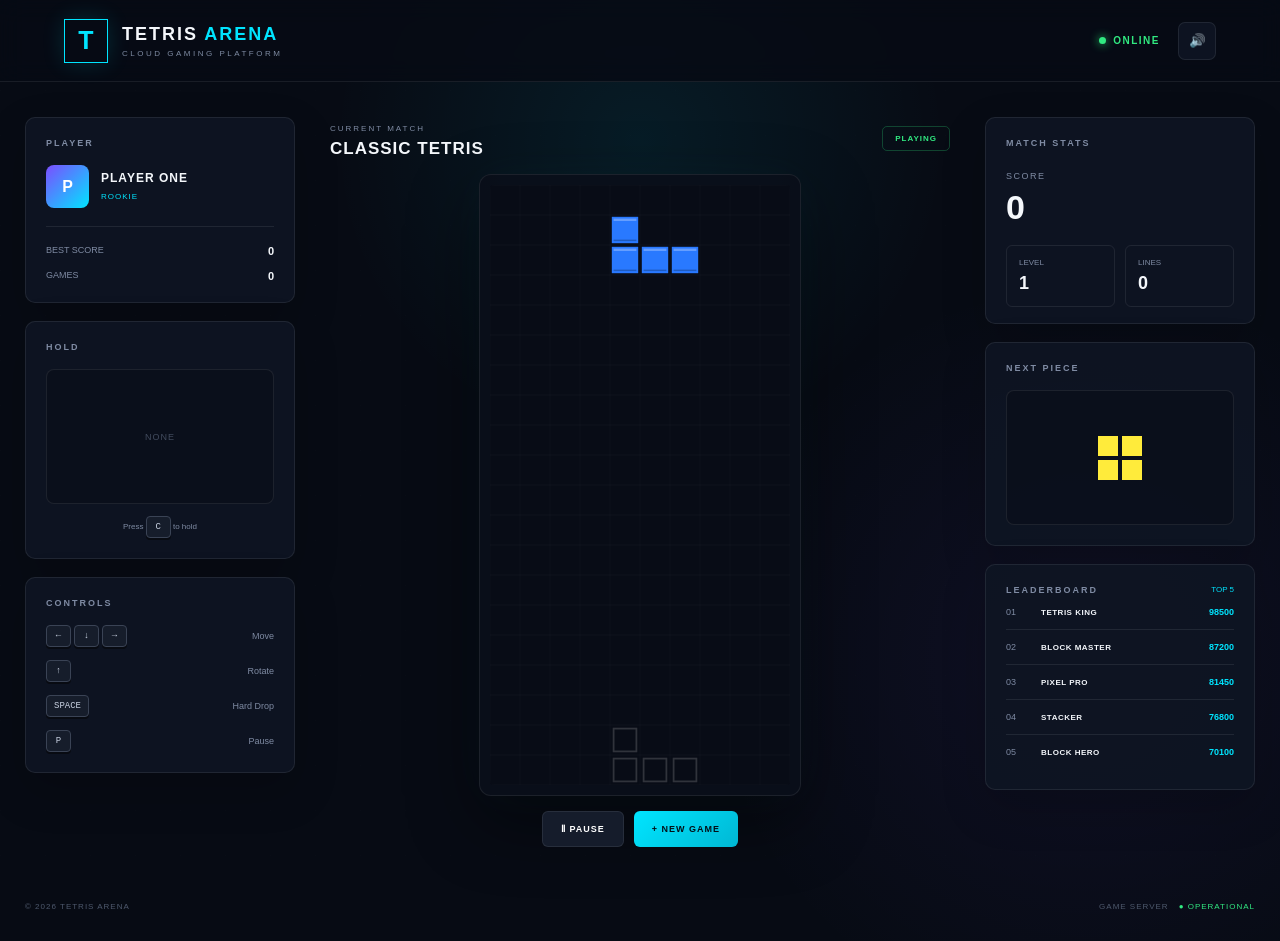
<file: index.html>
<!DOCTYPE html>
<html lang="en">
<head>
    <meta charset="UTF-8">
    <meta name="viewport" content="width=device-width, initial-scale=1.0">
    <meta name="theme-color" content="#070b14">

    <title>Tetris Arena | Cloud-Native Gaming Platform</title>

    <link rel="stylesheet" href="style.css">
</head>


<body>

    <div class="background-grid"></div>

    <header class="topbar">

        <div class="brand">
            <div class="brand-mark">T</div>

            <div>
                <h1>TETRIS <span>ARENA</span></h1>
                <p>CLOUD GAMING PLATFORM</p>
            </div>
        </div>

        <div class="top-actions">
            <div class="connection-status">
                <span class="status-dot"></span>
                <span>ONLINE</span>
            </div>

            <button id="soundBtn" class="icon-btn" title="Toggle sound">
                🔊
            </button>
        </div>

    </header>


    <main class="game-layout">

        <!-- LEFT PANEL -->
        <aside class="side-panel left-panel">

            <section class="panel-card player-card">

                <div class="section-label">PLAYER</div>

                <div class="player-info">
                    <div class="avatar">P</div>

                    <div>
                        <h2>PLAYER ONE</h2>
                        <span class="player-rank">ROOKIE</span>
                    </div>
                </div>

                <div class="divider"></div>

                <div class="stat-row">
                    <span>BEST SCORE</span>
                    <strong id="bestScore">0</strong>
                </div>

                <div class="stat-row">
                    <span>GAMES</span>
                    <strong id="gamesPlayed">0</strong>
                </div>

            </section>


            <section class="panel-card">

                <div class="section-label">HOLD</div>

                <div class="piece-preview hold-preview" id="holdBoard">
                    <span class="empty-message">NONE</span>
                </div>

                <p class="hint">Press <kbd>C</kbd> to hold</p>

            </section>


            <section class="panel-card controls-card">

                <div class="section-label">CONTROLS</div>

                <div class="control-item">
                    <div class="key-group">
                        <kbd>←</kbd>
                        <kbd>↓</kbd>
                        <kbd>→</kbd>
                    </div>
                    <span>Move</span>
                </div>

                <div class="control-item">
                    <kbd>↑</kbd>
                    <span>Rotate</span>
                </div>

                <div class="control-item">
                    <kbd>SPACE</kbd>
                    <span>Hard Drop</span>
                </div>

                <div class="control-item">
                    <kbd>P</kbd>
                    <span>Pause</span>
                </div>

            </section>

        </aside>


        <!-- CENTER GAME -->
        <section class="game-section">

            <div class="game-header">

                <div>
                    <span class="game-label">CURRENT MATCH</span>
                    <h2>CLASSIC TETRIS</h2>
                </div>

                <div class="match-status" id="matchStatus">
                    READY
                </div>

            </div>


            <div class="game-wrapper">

                <div class="board-container">

                    <canvas id="gameCanvas" width="300" height="600"></canvas>

                    <div id="pauseOverlay" class="game-overlay hidden">

                        <div class="overlay-box">

                            <div class="overlay-icon">Ⅱ</div>

                            <h2>GAME PAUSED</h2>

                            <p>Press <kbd>P</kbd> or tap Resume</p>

                            <button id="resumeBtn" class="primary-btn">
                                RESUME GAME
                            </button>

                        </div>

                    </div>


                    <div id="gameOverOverlay" class="game-overlay hidden">

                        <div class="overlay-box">

                            <div class="overlay-icon">✦</div>

                            <span class="game-over-label">MATCH COMPLETE</span>

                            <h2>GAME OVER</h2>

                            <div class="final-score">
                                <span>SCORE</span>
                                <strong id="finalScore">0</strong>
                            </div>

                            <button id="restartBtn" class="primary-btn">
                                PLAY AGAIN
                            </button>

                        </div>

                    </div>

                </div>

            </div>


            <!-- MOBILE CONTROLS -->
            <div class="mobile-controls">

                <button data-action="left">←</button>

                <button data-action="rotate">↻</button>

                <button data-action="down">↓</button>

                <button data-action="right">→</button>

                <button data-action="drop" class="drop-btn">DROP</button>

            </div>


            <div class="game-actions">

                <button id="pauseBtn" class="secondary-btn">
                    Ⅱ PAUSE
                </button>

                <button id="newGameBtn" class="primary-btn">
                    + NEW GAME
                </button>

            </div>

        </section>


        <!-- RIGHT PANEL -->
        <aside class="side-panel right-panel">

            <section class="panel-card stats-card">

                <div class="section-label">MATCH STATS</div>

                <div class="big-stat">
                    <span>SCORE</span>
                    <strong id="score">0</strong>
                </div>

                <div class="stat-grid">

                    <div>
                        <span>LEVEL</span>
                        <strong id="level">1</strong>
                    </div>

                    <div>
                        <span>LINES</span>
                        <strong id="lines">0</strong>
                    </div>

                </div>

            </section>


            <section class="panel-card">

                <div class="section-label">NEXT PIECE</div>

                <div class="piece-preview" id="nextBoard"></div>

            </section>


            <section class="panel-card leaderboard-card">

                <div class="leaderboard-header">

                    <div class="section-label">LEADERBOARD</div>

                    <span>TOP 5</span>

                </div>

                <div id="leaderboard">

                    <div class="leader-row">
                        <span class="rank">01</span>
                        <span class="leader-name">TETRIS KING</span>
                        <strong>98500</strong>
                    </div>

                    <div class="leader-row">
                        <span class="rank">02</span>
                        <span class="leader-name">BLOCK MASTER</span>
                        <strong>87200</strong>
                    </div>

                    <div class="leader-row">
                        <span class="rank">03</span>
                        <span class="leader-name">PIXEL PRO</span>
                        <strong>81450</strong>
                    </div>

                    <div class="leader-row">
                        <span class="rank">04</span>
                        <span class="leader-name">STACKER</span>
                        <strong>76800</strong>
                    </div>

                    <div class="leader-row">
                        <span class="rank">05</span>
                        <span class="leader-name">BLOCK HERO</span>
                        <strong>70100</strong>
                    </div>

                </div>

            </section>

        </aside>

    </main>


    <footer class="footer">

        <span>© 2026 TETRIS ARENA</span>

        <div>
            <span>GAME SERVER</span>
            <span class="footer-status">● OPERATIONAL</span>
        </div>

    </footer>


    <script src="game.js"></script>

</body>
</html>
</file>
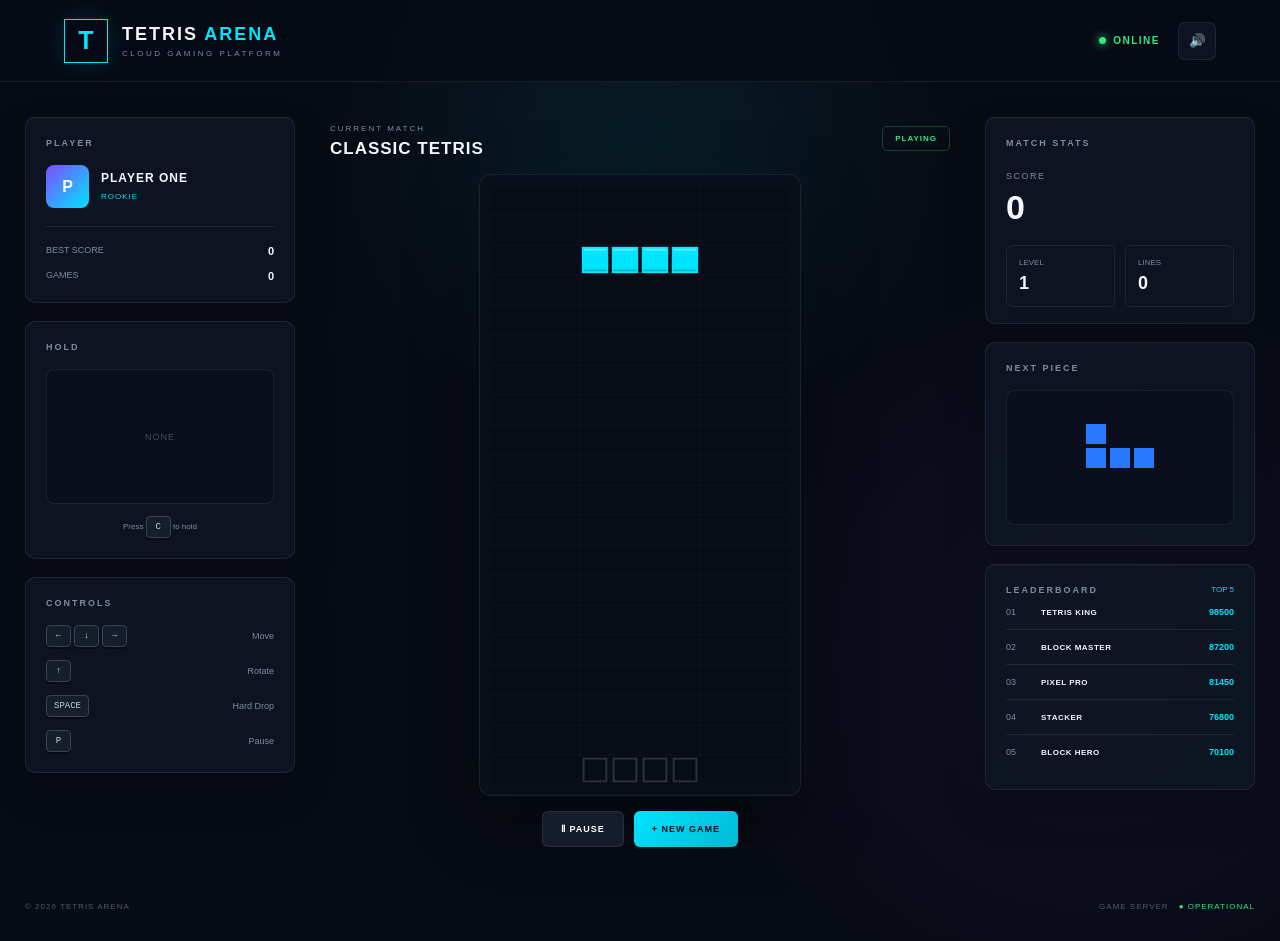
<file: frontend/index.html>
<!DOCTYPE html>
<html lang="en">
<head>
    <meta charset="UTF-8">
    <meta name="viewport" content="width=device-width, initial-scale=1.0">
    <meta name="theme-color" content="#070b14">

    <title>Tetris Arena | Cloud-Native Gaming Platform</title>

    <link rel="stylesheet" href="style.css">
</head>

<body>

    <div class="background-grid"></div>

    <header class="topbar">

        <div class="brand">
            <div class="brand-mark">T</div>

            <div>
                <h1>TETRIS <span>ARENA</span></h1>
                <p>CLOUD GAMING PLATFORM</p>
            </div>
        </div>

        <div class="top-actions">
            <div class="connection-status">
                <span class="status-dot"></span>
                <span>ONLINE</span>
            </div>

            <button id="soundBtn" class="icon-btn" title="Toggle sound">
                🔊
            </button>
        </div>

    </header>


    <main class="game-layout">

        <!-- LEFT PANEL -->
        <aside class="side-panel left-panel">

            <section class="panel-card player-card">

                <div class="section-label">PLAYER</div>

                <div class="player-info">
                    <div class="avatar">P</div>

                    <div>
                        <h2>PLAYER ONE</h2>
                        <span class="player-rank">ROOKIE</span>
                    </div>
                </div>

                <div class="divider"></div>

                <div class="stat-row">
                    <span>BEST SCORE</span>
                    <strong id="bestScore">0</strong>
                </div>

                <div class="stat-row">
                    <span>GAMES</span>
                    <strong id="gamesPlayed">0</strong>
                </div>

            </section>


            <section class="panel-card">

                <div class="section-label">HOLD</div>

                <div class="piece-preview hold-preview" id="holdBoard">
                    <span class="empty-message">NONE</span>
                </div>

                <p class="hint">Press <kbd>C</kbd> to hold</p>

            </section>


            <section class="panel-card controls-card">

                <div class="section-label">CONTROLS</div>

                <div class="control-item">
                    <div class="key-group">
                        <kbd>←</kbd>
                        <kbd>↓</kbd>
                        <kbd>→</kbd>
                    </div>
                    <span>Move</span>
                </div>

                <div class="control-item">
                    <kbd>↑</kbd>
                    <span>Rotate</span>
                </div>

                <div class="control-item">
                    <kbd>SPACE</kbd>
                    <span>Hard Drop</span>
                </div>

                <div class="control-item">
                    <kbd>P</kbd>
                    <span>Pause</span>
                </div>

            </section>

        </aside>


        <!-- CENTER GAME -->
        <section class="game-section">

            <div class="game-header">

                <div>
                    <span class="game-label">CURRENT MATCH</span>
                    <h2>CLASSIC TETRIS</h2>
                </div>

                <div class="match-status" id="matchStatus">
                    READY
                </div>

            </div>


            <div class="game-wrapper">

                <div class="board-container">

                    <canvas id="gameCanvas" width="300" height="600"></canvas>

                    <div id="pauseOverlay" class="game-overlay hidden">

                        <div class="overlay-box">

                            <div class="overlay-icon">Ⅱ</div>

                            <h2>GAME PAUSED</h2>

                            <p>Press <kbd>P</kbd> or tap Resume</p>

                            <button id="resumeBtn" class="primary-btn">
                                RESUME GAME
                            </button>

                        </div>

                    </div>


                    <div id="gameOverOverlay" class="game-overlay hidden">

                        <div class="overlay-box">

                            <div class="overlay-icon">✦</div>

                            <span class="game-over-label">MATCH COMPLETE</span>

                            <h2>GAME OVER</h2>

                            <div class="final-score">
                                <span>SCORE</span>
                                <strong id="finalScore">0</strong>
                            </div>

                            <button id="restartBtn" class="primary-btn">
                                PLAY AGAIN
                            </button>

                        </div>

                    </div>

                </div>

            </div>


            <!-- MOBILE CONTROLS -->
            <div class="mobile-controls">

                <button data-action="left">←</button>

                <button data-action="rotate">↻</button>

                <button data-action="down">↓</button>

                <button data-action="right">→</button>

                <button data-action="drop" class="drop-btn">DROP</button>

            </div>


            <div class="game-actions">

                <button id="pauseBtn" class="secondary-btn">
                    Ⅱ PAUSE
                </button>

                <button id="newGameBtn" class="primary-btn">
                    + NEW GAME
                </button>

            </div>

        </section>


        <!-- RIGHT PANEL -->
        <aside class="side-panel right-panel">

            <section class="panel-card stats-card">

                <div class="section-label">MATCH STATS</div>

                <div class="big-stat">
                    <span>SCORE</span>
                    <strong id="score">0</strong>
                </div>

                <div class="stat-grid">

                    <div>
                        <span>LEVEL</span>
                        <strong id="level">1</strong>
                    </div>

                    <div>
                        <span>LINES</span>
                        <strong id="lines">0</strong>
                    </div>

                </div>

            </section>


            <section class="panel-card">

                <div class="section-label">NEXT PIECE</div>

                <div class="piece-preview" id="nextBoard"></div>

            </section>


            <section class="panel-card leaderboard-card">

                <div class="leaderboard-header">

                    <div class="section-label">LEADERBOARD</div>

                    <span>TOP 5</span>

                </div>

                <div id="leaderboard">

                    <div class="leader-row">
                        <span class="rank">01</span>
                        <span class="leader-name">TETRIS KING</span>
                        <strong>98500</strong>
                    </div>

                    <div class="leader-row">
                        <span class="rank">02</span>
                        <span class="leader-name">BLOCK MASTER</span>
                        <strong>87200</strong>
                    </div>

                    <div class="leader-row">
                        <span class="rank">03</span>
                        <span class="leader-name">PIXEL PRO</span>
                        <strong>81450</strong>
                    </div>

                    <div class="leader-row">
                        <span class="rank">04</span>
                        <span class="leader-name">STACKER</span>
                        <strong>76800</strong>
                    </div>

                    <div class="leader-row">
                        <span class="rank">05</span>
                        <span class="leader-name">BLOCK HERO</span>
                        <strong>70100</strong>
                    </div>

                </div>

            </section>

        </aside>

    </main>


    <footer class="footer">

        <span>© 2026 TETRIS ARENA</span>

        <div>
            <span>GAME SERVER</span>
            <span class="footer-status">● OPERATIONAL</span>
        </div>

    </footer>


    <script src="game.js"></script>

</body>
</html>
</file>
<file: style.css>
* {
    margin: 0;
    padding: 0;
    box-sizing: border-box;
}

:root {
    --bg: #070b14;
    --panel: rgba(15, 21, 35, 0.92);
    --panel-border: rgba(255, 255, 255, 0.08);
    --text: #f4f7fb;
    --muted: #7f8ba3;
    --accent: #00e5ff;
    --accent-2: #7c4dff;
    --success: #31e981;
}

body {
    min-height: 100vh;
    background:
        radial-gradient(circle at 50% 15%, rgba(0, 229, 255, 0.08), transparent 30%),
        radial-gradient(circle at 85% 70%, rgba(124, 77, 255, 0.07), transparent 30%),
        var(--bg);
    color: var(--text);
    font-family: Inter, Arial, sans-serif;
    overflow-x: hidden;
}

.background-grid {
    position: fixed;
    inset: 0;
    pointer-events: none;
    opacity: 0.15;
    background-image:
        linear-gradient(rgba(255,255,255,.04) 1px, transparent 1px),
        linear-gradient(90deg, rgba(255,255,255,.04) 1px, transparent 1px);
    background-size: 45px 45px;
}

.topbar {
    height: 82px;
    padding: 0 5%;
    display: flex;
    align-items: center;
    justify-content: space-between;
    border-bottom: 1px solid var(--panel-border);
    background: rgba(7, 11, 20, 0.85);
    backdrop-filter: blur(12px);
    position: relative;
    z-index: 2;
}

.brand {
    display: flex;
    align-items: center;
    gap: 14px;
}

.brand-mark {
    width: 44px;
    height: 44px;
    display: grid;
    place-items: center;
    border: 1px solid var(--accent);
    color: var(--accent);
    font-size: 25px;
    font-weight: 900;
    box-shadow: 0 0 22px rgba(0, 229, 255, 0.15);
}

.brand h1 {
    font-size: 18px;
    letter-spacing: 2px;
}

.brand h1 span {
    color: var(--accent);
}

.brand p {
    color: var(--muted);
    font-size: 8px;
    letter-spacing: 2.5px;
    margin-top: 4px;
}

.top-actions {
    display: flex;
    align-items: center;
    gap: 18px;
}

.connection-status {
    color: var(--success);
    font-size: 10px;
    font-weight: 700;
    letter-spacing: 1.5px;
    display: flex;
    align-items: center;
    gap: 7px;
}

.status-dot {
    width: 7px;
    height: 7px;
    border-radius: 50%;
    background: var(--success);
    box-shadow: 0 0 10px var(--success);
}

.icon-btn {
    width: 38px;
    height: 38px;
    border: 1px solid var(--panel-border);
    background: var(--panel);
    color: white;
    cursor: pointer;
    border-radius: 7px;
}

.game-layout {
    max-width: 1400px;
    margin: 35px auto;
    padding: 0 25px;
    display: grid;
    grid-template-columns: 270px 1fr 270px;
    gap: 25px;
    position: relative;
    z-index: 1;
}

.side-panel {
    display: flex;
    flex-direction: column;
    gap: 18px;
}

.panel-card {
    background: var(--panel);
    border: 1px solid var(--panel-border);
    border-radius: 10px;
    padding: 20px;
    box-shadow: 0 18px 45px rgba(0, 0, 0, 0.18);
}

.section-label {
    color: var(--muted);
    font-size: 9px;
    font-weight: 800;
    letter-spacing: 2px;
    margin-bottom: 17px;
}

.player-info {
    display: flex;
    align-items: center;
    gap: 12px;
}

.avatar {
    width: 43px;
    height: 43px;
    display: grid;
    place-items: center;
    background: linear-gradient(135deg, var(--accent-2), var(--accent));
    color: white;
    font-weight: 900;
    border-radius: 8px;
}

.player-info h2 {
    font-size: 12px;
    letter-spacing: 1px;
}

.player-rank {
    color: var(--accent);
    font-size: 8px;
    letter-spacing: 1px;
}

.divider {
    height: 1px;
    background: var(--panel-border);
    margin: 18px 0;
}

.stat-row {
    display: flex;
    justify-content: space-between;
    margin-top: 13px;
}

.stat-row span {
    color: var(--muted);
    font-size: 9px;
}

.stat-row strong {
    font-size: 11px;
}

.piece-preview {
    height: 135px;
    display: grid;
    place-items: center;
    border: 1px solid var(--panel-border);
    border-radius: 8px;
    background: rgba(0, 0, 0, 0.18);
}

.empty-message {
    color: #424b5e;
    font-size: 9px;
    letter-spacing: 1px;
}

.hint {
    text-align: center;
    color: var(--muted);
    font-size: 8px;
    margin-top: 12px;
}

kbd {
    display: inline-block;
    min-width: 25px;
    padding: 5px 7px;
    text-align: center;
    border: 1px solid #3a4355;
    border-radius: 4px;
    background: #161d2b;
    color: #cbd4e4;
    font-size: 9px;
    box-shadow: 0 2px 0 #080b12;
}

.control-item {
    display: flex;
    align-items: center;
    justify-content: space-between;
    gap: 10px;
    margin-top: 13px;
    color: var(--muted);
    font-size: 9px;
}

.key-group {
    display: flex;
    gap: 3px;
}

.game-section {
    display: flex;
    flex-direction: column;
    align-items: center;
}

.game-header {
    width: 100%;
    max-width: 620px;
    display: flex;
    justify-content: space-between;
    align-items: center;
    margin-bottom: 15px;
}

.game-label {
    color: var(--muted);
    font-size: 8px;
    letter-spacing: 2px;
}

.game-header h2 {
    margin-top: 4px;
    font-size: 17px;
    letter-spacing: 1px;
}

.match-status {
    padding: 7px 12px;
    border: 1px solid rgba(49, 233, 129, 0.25);
    color: var(--success);
    border-radius: 5px;
    font-size: 8px;
    font-weight: 800;
    letter-spacing: 1px;
}

.game-wrapper {
    padding: 10px;
    border-radius: 12px;
    background: rgba(10, 15, 26, 0.9);
    border: 1px solid var(--panel-border);
    box-shadow:
        0 25px 70px rgba(0, 0, 0, 0.45),
        0 0 45px rgba(0, 229, 255, 0.04);
}

.board-container {
    position: relative;
}

#gameCanvas {
    display: block;
    width: 300px;
    height: 600px;
    background: #080c16;
    border-radius: 4px;
}

.game-overlay {
    position: absolute;
    inset: 0;
    display: grid;
    place-items: center;
    background: rgba(5, 8, 15, 0.86);
    backdrop-filter: blur(4px);
    border-radius: 4px;
}

.hidden {
    display: none;
}

.overlay-box {
    text-align: center;
    padding: 30px;
}

.overlay-icon {
    font-size: 35px;
    color: var(--accent);
    margin-bottom: 10px;
}

.overlay-box h2 {
    font-size: 25px;
    letter-spacing: 3px;
    margin: 8px 0;
}

.overlay-box p {
    color: var(--muted);
    font-size: 10px;
    margin-bottom: 22px;
}

.game-over-label {
    color: var(--accent);
    font-size: 8px;
    letter-spacing: 2px;
}

.final-score {
    margin: 25px 0;
}

.final-score span {
    display: block;
    color: var(--muted);
    font-size: 8px;
    letter-spacing: 2px;
}

.final-score strong {
    display: block;
    font-size: 40px;
    margin-top: 5px;
}

.primary-btn,
.secondary-btn {
    border: 0;
    padding: 12px 18px;
    border-radius: 6px;
    font-size: 9px;
    font-weight: 900;
    letter-spacing: 1px;
    cursor: pointer;
    transition: .2s ease;
}

.primary-btn {
    background: linear-gradient(135deg, var(--accent), #00b8d4);
    color: #031017;
}

.primary-btn:hover {
    transform: translateY(-2px);
    box-shadow: 0 8px 25px rgba(0, 229, 255, 0.2);
}

.secondary-btn {
    color: white;
    background: #151c2b;
    border: 1px solid var(--panel-border);
}

.secondary-btn:hover {
    border-color: var(--accent);
}

.game-actions {
    display: flex;
    gap: 10px;
    margin-top: 15px;
}

.stats-card {
    padding-bottom: 16px;
}

.big-stat span {
    color: var(--muted);
    font-size: 9px;
    letter-spacing: 1.5px;
}

.big-stat strong {
    display: block;
    margin-top: 5px;
    font-size: 34px;
    letter-spacing: 1px;
}

.stat-grid {
    display: grid;
    grid-template-columns: 1fr 1fr;
    gap: 10px;
    margin-top: 18px;
}

.stat-grid div {
    padding: 12px;
    border: 1px solid var(--panel-border);
    border-radius: 6px;
}

.stat-grid span {
    display: block;
    color: var(--muted);
    font-size: 8px;
}

.stat-grid strong {
    display: block;
    margin-top: 6px;
    font-size: 18px;
}

.leaderboard-header {
    display: flex;
    justify-content: space-between;
}

.leaderboard-header .section-label {
    margin-bottom: 0;
}

.leaderboard-header > span {
    color: var(--accent);
    font-size: 8px;
}

.leader-row {
    display: grid;
    grid-template-columns: 28px 1fr auto;
    align-items: center;
    gap: 7px;
    padding: 12px 0;
    border-bottom: 1px solid var(--panel-border);
}

.leader-row:last-child {
    border-bottom: 0;
}

.rank {
    color: var(--muted);
    font-size: 9px;
}

.leader-name {
    font-size: 8px;
    font-weight: 700;
    letter-spacing: .5px;
}

.leader-row strong {
    color: var(--accent);
    font-size: 9px;
}

.mobile-controls {
    display: none;
}

.footer {
    max-width: 1400px;
    margin: 0 auto;
    padding: 20px 25px 30px;
    display: flex;
    justify-content: space-between;
    color: #4e596d;
    font-size: 8px;
    letter-spacing: 1px;
}

.footer div {
    display: flex;
    gap: 10px;
}

.footer-status {
    color: var(--success);
}

@media (max-width: 1100px) {
    .game-layout {
        grid-template-columns: 210px 1fr 210px;
        gap: 15px;
    }

    #gameCanvas {
        width: 270px;
        height: 540px;
    }
}

@media (max-width: 850px) {

    .game-layout {
        grid-template-columns: 1fr;
        max-width: 500px;
    }

    .left-panel,
    .right-panel {
        display: grid;
        grid-template-columns: 1fr 1fr;
    }

    .controls-card {
        display: none;
    }

    .game-section {
        order: -1;
    }

    #gameCanvas {
        width: min(82vw, 300px);
        height: auto;
    }

    .mobile-controls {
        display: grid;
        grid-template-columns: repeat(4, 1fr);
        gap: 7px;
        width: min(82vw, 300px);
        margin-top: 15px;
    }

    .mobile-controls button {
        min-height: 45px;
        border: 1px solid var(--panel-border);
        border-radius: 6px;
        background: #131b2a;
        color: white;
        font-size: 18px;
        cursor: pointer;
    }

    .mobile-controls .drop-btn {
        grid-column: span 4;
        font-size: 9px;
        font-weight: 900;
        letter-spacing: 1px;
        color: var(--accent);
    }
}

@media (max-width: 500px) {

    .topbar {
        padding: 0 18px;
    }

    .brand p {
        display: none;
    }

    .brand h1 {
        font-size: 14px;
    }

    .connection-status {
        display: none;
    }

    .game-layout {
        padding: 0 14px;
        margin-top: 20px;
    }

    .left-panel,
    .right-panel {
        grid-template-columns: 1fr;
    }

    .game-header h2 {
        font-size: 14px;
    }

    .footer {
        padding-left: 18px;
        padding-right: 18px;
    }
}
</file>
<file: frontend/style.css>
* {
    margin: 0;
    padding: 0;
    box-sizing: border-box;
}

:root {
    --bg: #070b14;
    --panel: rgba(15, 21, 35, 0.92);
    --panel-border: rgba(255, 255, 255, 0.08);
    --text: #f4f7fb;
    --muted: #7f8ba3;
    --accent: #00e5ff;
    --accent-2: #7c4dff;
    --success: #31e981;
}

body {
    min-height: 100vh;
    background:
        radial-gradient(circle at 50% 15%, rgba(0, 229, 255, 0.08), transparent 30%),
        radial-gradient(circle at 85% 70%, rgba(124, 77, 255, 0.07), transparent 30%),
        var(--bg);
    color: var(--text);
    font-family: Inter, Arial, sans-serif;
    overflow-x: hidden;
}

.background-grid {
    position: fixed;
    inset: 0;
    pointer-events: none;
    opacity: 0.15;
    background-image:
        linear-gradient(rgba(255,255,255,.04) 1px, transparent 1px),
        linear-gradient(90deg, rgba(255,255,255,.04) 1px, transparent 1px);
    background-size: 45px 45px;
}

.topbar {
    height: 82px;
    padding: 0 5%;
    display: flex;
    align-items: center;
    justify-content: space-between;
    border-bottom: 1px solid var(--panel-border);
    background: rgba(7, 11, 20, 0.85);
    backdrop-filter: blur(12px);
    position: relative;
    z-index: 2;
}

.brand {
    display: flex;
    align-items: center;
    gap: 14px;
}

.brand-mark {
    width: 44px;
    height: 44px;
    display: grid;
    place-items: center;
    border: 1px solid var(--accent);
    color: var(--accent);
    font-size: 25px;
    font-weight: 900;
    box-shadow: 0 0 22px rgba(0, 229, 255, 0.15);
}

.brand h1 {
    font-size: 18px;
    letter-spacing: 2px;
}

.brand h1 span {
    color: var(--accent);
}

.brand p {
    color: var(--muted);
    font-size: 8px;
    letter-spacing: 2.5px;
    margin-top: 4px;
}

.top-actions {
    display: flex;
    align-items: center;
    gap: 18px;
}

.connection-status {
    color: var(--success);
    font-size: 10px;
    font-weight: 700;
    letter-spacing: 1.5px;
    display: flex;
    align-items: center;
    gap: 7px;
}

.status-dot {
    width: 7px;
    height: 7px;
    border-radius: 50%;
    background: var(--success);
    box-shadow: 0 0 10px var(--success);
}

.icon-btn {
    width: 38px;
    height: 38px;
    border: 1px solid var(--panel-border);
    background: var(--panel);
    color: white;
    cursor: pointer;
    border-radius: 7px;
}

.game-layout {
    max-width: 1400px;
    margin: 35px auto;
    padding: 0 25px;
    display: grid;
    grid-template-columns: 270px 1fr 270px;
    gap: 25px;
    position: relative;
    z-index: 1;
}

.side-panel {
    display: flex;
    flex-direction: column;
    gap: 18px;
}

.panel-card {
    background: var(--panel);
    border: 1px solid var(--panel-border);
    border-radius: 10px;
    padding: 20px;
    box-shadow: 0 18px 45px rgba(0, 0, 0, 0.18);
}

.section-label {
    color: var(--muted);
    font-size: 9px;
    font-weight: 800;
    letter-spacing: 2px;
    margin-bottom: 17px;
}

.player-info {
    display: flex;
    align-items: center;
    gap: 12px;
}

.avatar {
    width: 43px;
    height: 43px;
    display: grid;
    place-items: center;
    background: linear-gradient(135deg, var(--accent-2), var(--accent));
    color: white;
    font-weight: 900;
    border-radius: 8px;
}

.player-info h2 {
    font-size: 12px;
    letter-spacing: 1px;
}

.player-rank {
    color: var(--accent);
    font-size: 8px;
    letter-spacing: 1px;
}

.divider {
    height: 1px;
    background: var(--panel-border);
    margin: 18px 0;
}

.stat-row {
    display: flex;
    justify-content: space-between;
    margin-top: 13px;
}

.stat-row span {
    color: var(--muted);
    font-size: 9px;
}

.stat-row strong {
    font-size: 11px;
}

.piece-preview {
    height: 135px;
    display: grid;
    place-items: center;
    border: 1px solid var(--panel-border);
    border-radius: 8px;
    background: rgba(0, 0, 0, 0.18);
}

.empty-message {
    color: #424b5e;
    font-size: 9px;
    letter-spacing: 1px;
}

.hint {
    text-align: center;
    color: var(--muted);
    font-size: 8px;
    margin-top: 12px;
}

kbd {
    display: inline-block;
    min-width: 25px;
    padding: 5px 7px;
    text-align: center;
    border: 1px solid #3a4355;
    border-radius: 4px;
    background: #161d2b;
    color: #cbd4e4;
    font-size: 9px;
    box-shadow: 0 2px 0 #080b12;
}

.control-item {
    display: flex;
    align-items: center;
    justify-content: space-between;
    gap: 10px;
    margin-top: 13px;
    color: var(--muted);
    font-size: 9px;
}

.key-group {
    display: flex;
    gap: 3px;
}

.game-section {
    display: flex;
    flex-direction: column;
    align-items: center;
}

.game-header {
    width: 100%;
    max-width: 620px;
    display: flex;
    justify-content: space-between;
    align-items: center;
    margin-bottom: 15px;
}

.game-label {
    color: var(--muted);
    font-size: 8px;
    letter-spacing: 2px;
}

.game-header h2 {
    margin-top: 4px;
    font-size: 17px;
    letter-spacing: 1px;
}

.match-status {
    padding: 7px 12px;
    border: 1px solid rgba(49, 233, 129, 0.25);
    color: var(--success);
    border-radius: 5px;
    font-size: 8px;
    font-weight: 800;
    letter-spacing: 1px;
}

.game-wrapper {
    padding: 10px;
    border-radius: 12px;
    background: rgba(10, 15, 26, 0.9);
    border: 1px solid var(--panel-border);
    box-shadow:
        0 25px 70px rgba(0, 0, 0, 0.45),
        0 0 45px rgba(0, 229, 255, 0.04);
}

.board-container {
    position: relative;
}

#gameCanvas {
    display: block;
    width: 300px;
    height: 600px;
    background: #080c16;
    border-radius: 4px;
}

.game-overlay {
    position: absolute;
    inset: 0;
    display: grid;
    place-items: center;
    background: rgba(5, 8, 15, 0.86);
    backdrop-filter: blur(4px);
    border-radius: 4px;
}

.hidden {
    display: none;
}

.overlay-box {
    text-align: center;
    padding: 30px;
}

.overlay-icon {
    font-size: 35px;
    color: var(--accent);
    margin-bottom: 10px;
}

.overlay-box h2 {
    font-size: 25px;
    letter-spacing: 3px;
    margin: 8px 0;
}

.overlay-box p {
    color: var(--muted);
    font-size: 10px;
    margin-bottom: 22px;
}

.game-over-label {
    color: var(--accent);
    font-size: 8px;
    letter-spacing: 2px;
}

.final-score {
    margin: 25px 0;
}

.final-score span {
    display: block;
    color: var(--muted);
    font-size: 8px;
    letter-spacing: 2px;
}

.final-score strong {
    display: block;
    font-size: 40px;
    margin-top: 5px;
}

.primary-btn,
.secondary-btn {
    border: 0;
    padding: 12px 18px;
    border-radius: 6px;
    font-size: 9px;
    font-weight: 900;
    letter-spacing: 1px;
    cursor: pointer;
    transition: .2s ease;
}

.primary-btn {
    background: linear-gradient(135deg, var(--accent), #00b8d4);
    color: #031017;
}

.primary-btn:hover {
    transform: translateY(-2px);
    box-shadow: 0 8px 25px rgba(0, 229, 255, 0.2);
}

.secondary-btn {
    color: white;
    background: #151c2b;
    border: 1px solid var(--panel-border);
}

.secondary-btn:hover {
    border-color: var(--accent);
}

.game-actions {
    display: flex;
    gap: 10px;
    margin-top: 15px;
}

.stats-card {
    padding-bottom: 16px;
}

.big-stat span {
    color: var(--muted);
    font-size: 9px;
    letter-spacing: 1.5px;
}

.big-stat strong {
    display: block;
    margin-top: 5px;
    font-size: 34px;
    letter-spacing: 1px;
}

.stat-grid {
    display: grid;
    grid-template-columns: 1fr 1fr;
    gap: 10px;
    margin-top: 18px;
}

.stat-grid div {
    padding: 12px;
    border: 1px solid var(--panel-border);
    border-radius: 6px;
}

.stat-grid span {
    display: block;
    color: var(--muted);
    font-size: 8px;
}

.stat-grid strong {
    display: block;
    margin-top: 6px;
    font-size: 18px;
}

.leaderboard-header {
    display: flex;
    justify-content: space-between;
}

.leaderboard-header .section-label {
    margin-bottom: 0;
}

.leaderboard-header > span {
    color: var(--accent);
    font-size: 8px;
}

.leader-row {
    display: grid;
    grid-template-columns: 28px 1fr auto;
    align-items: center;
    gap: 7px;
    padding: 12px 0;
    border-bottom: 1px solid var(--panel-border);
}

.leader-row:last-child {
    border-bottom: 0;
}

.rank {
    color: var(--muted);
    font-size: 9px;
}

.leader-name {
    font-size: 8px;
    font-weight: 700;
    letter-spacing: .5px;
}

.leader-row strong {
    color: var(--accent);
    font-size: 9px;
}

.mobile-controls {
    display: none;
}

.footer {
    max-width: 1400px;
    margin: 0 auto;
    padding: 20px 25px 30px;
    display: flex;
    justify-content: space-between;
    color: #4e596d;
    font-size: 8px;
    letter-spacing: 1px;
}

.footer div {
    display: flex;
    gap: 10px;
}

.footer-status {
    color: var(--success);
}

@media (max-width: 1100px) {
    .game-layout {
        grid-template-columns: 210px 1fr 210px;
        gap: 15px;
    }

    #gameCanvas {
        width: 270px;
        height: 540px;
    }
}

@media (max-width: 850px) {

    .game-layout {
        grid-template-columns: 1fr;
        max-width: 500px;
    }

    .left-panel,
    .right-panel {
        display: grid;
        grid-template-columns: 1fr 1fr;
    }

    .controls-card {
        display: none;
    }

    .game-section {
        order: -1;
    }

    #gameCanvas {
        width: min(82vw, 300px);
        height: auto;
    }

    .mobile-controls {
        display: grid;
        grid-template-columns: repeat(4, 1fr);
        gap: 7px;
        width: min(82vw, 300px);
        margin-top: 15px;
    }

    .mobile-controls button {
        min-height: 45px;
        border: 1px solid var(--panel-border);
        border-radius: 6px;
        background: #131b2a;
        color: white;
        font-size: 18px;
        cursor: pointer;
    }

    .mobile-controls .drop-btn {
        grid-column: span 4;
        font-size: 9px;
        font-weight: 900;
        letter-spacing: 1px;
        color: var(--accent);
    }
}

@media (max-width: 500px) {

    .topbar {
        padding: 0 18px;
    }

    .brand p {
        display: none;
    }

    .brand h1 {
        font-size: 14px;
    }

    .connection-status {
        display: none;
    }

    .game-layout {
        padding: 0 14px;
        margin-top: 20px;
    }

    .left-panel,
    .right-panel {
        grid-template-columns: 1fr;
    }

    .game-header h2 {
        font-size: 14px;
    }

    .footer {
        padding-left: 18px;
        padding-right: 18px;
    }
}
</file>
